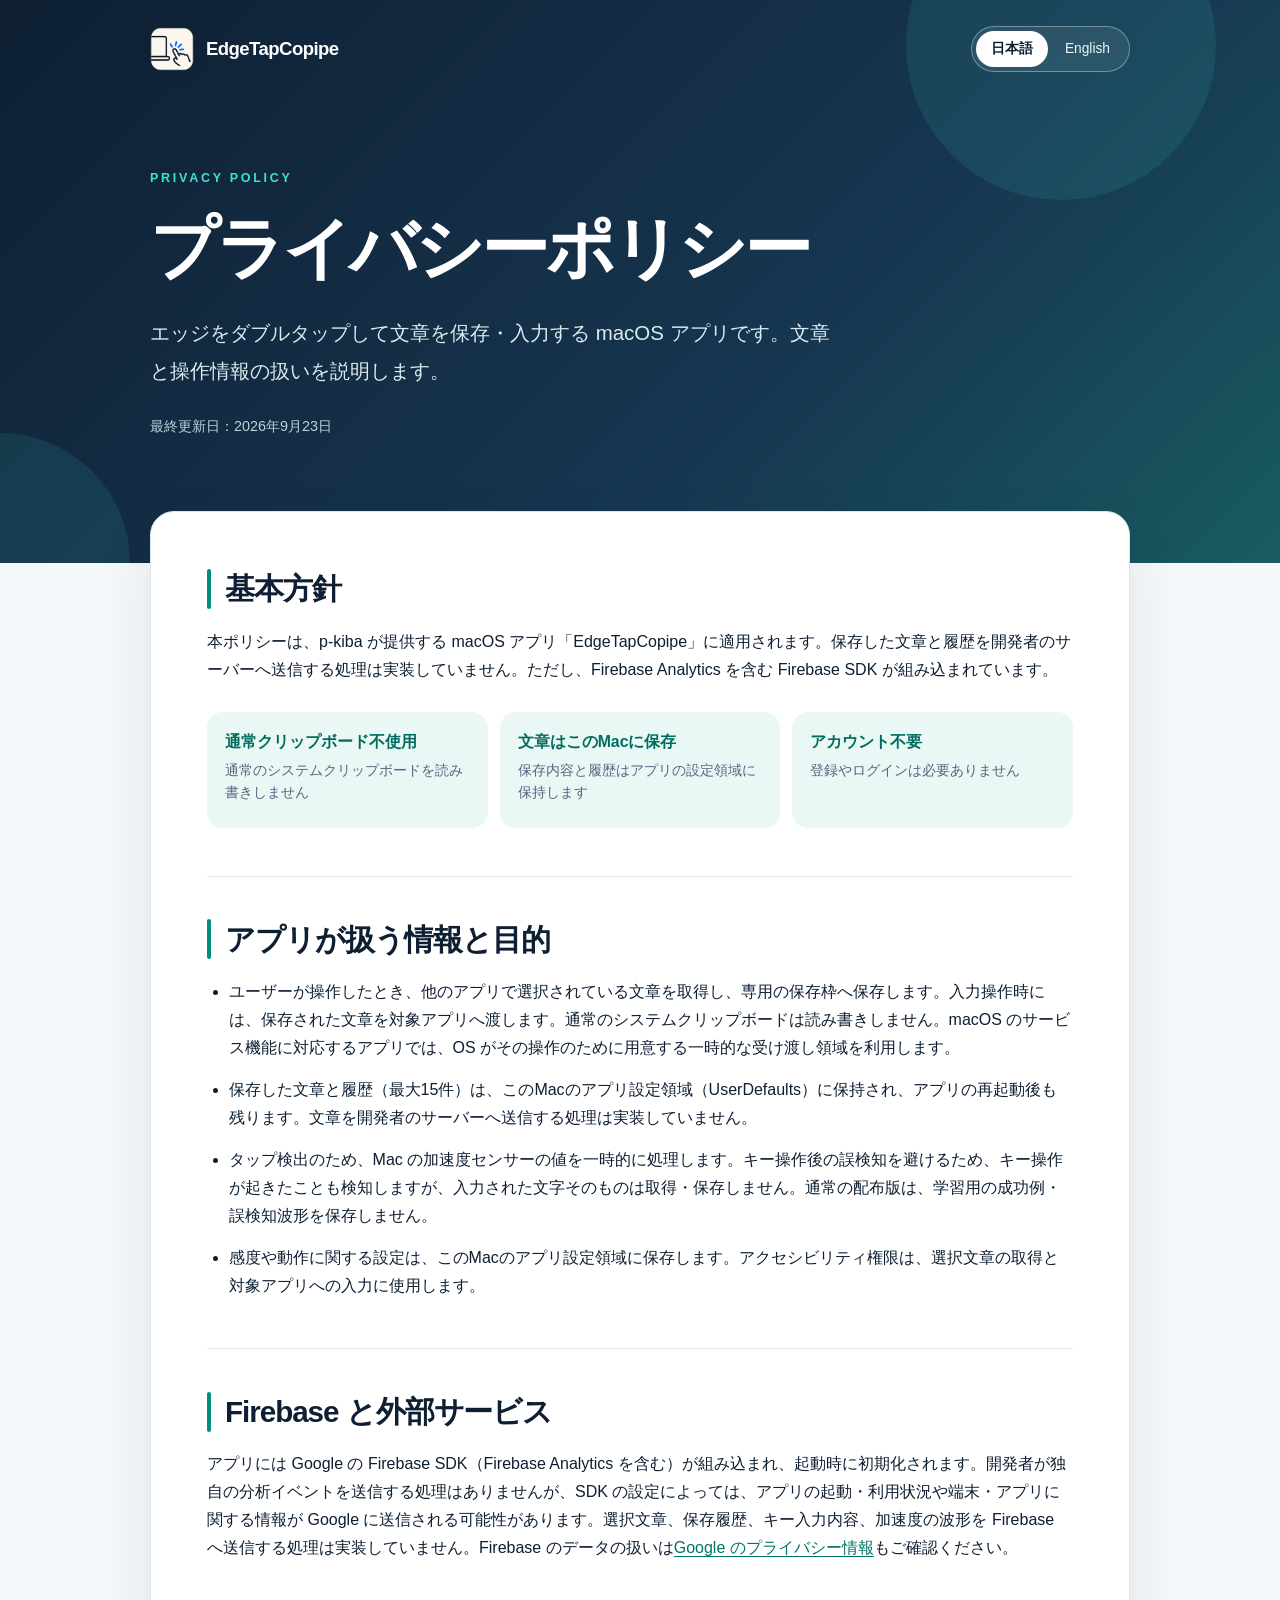
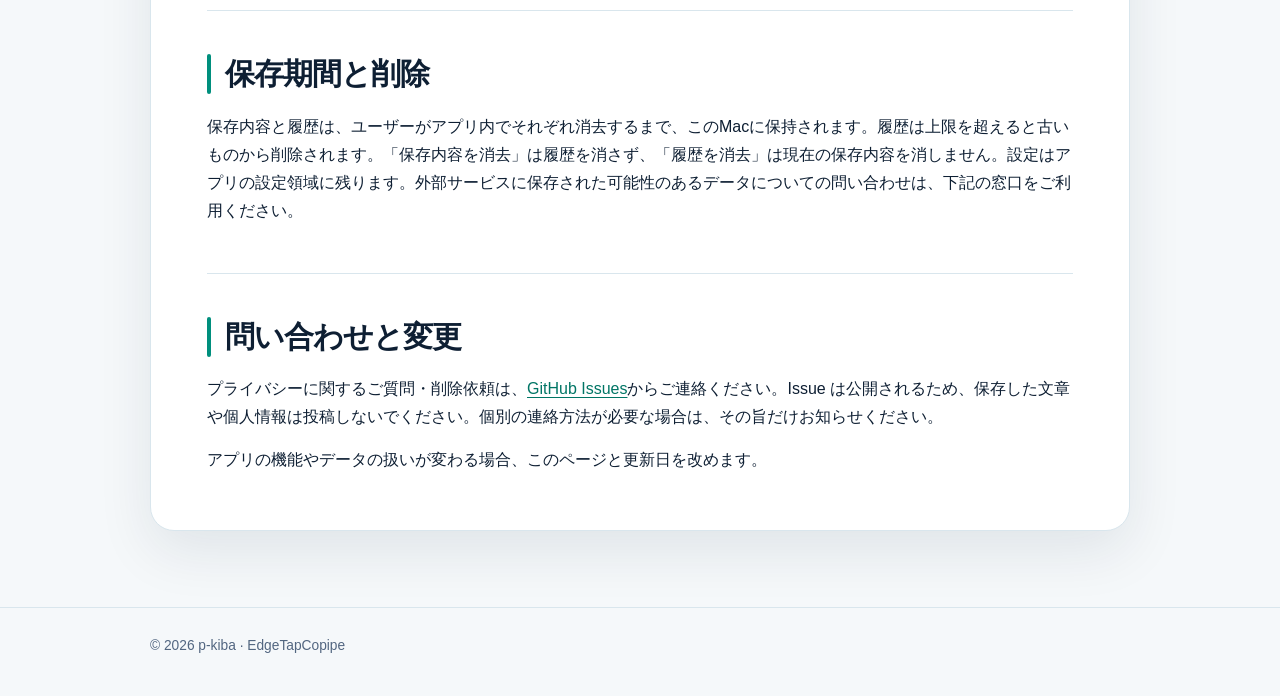
<file: index.html>
<!doctype html>
<html lang="ja">
<head>
  <meta charset="utf-8">
  <meta name="viewport" content="width=device-width, initial-scale=1">
  <meta name="description" content="EdgeTapCopipe が扱う文章、タップ検出情報、Firebase に関するプライバシーポリシー。">
  <title>プライバシーポリシー | EdgeTapCopipe</title>
  <link rel="icon" href="./assets/app-icon.png">
  <link rel="stylesheet" href="./style.css">
</head>
<body>
  <header class="hero">
    <div class="shell">
      <div class="topbar">
        <div class="brand"><img src="./assets/app-icon.png" alt="" width="44" height="44"><span>EdgeTapCopipe</span></div>
        <nav class="language" aria-label="言語"><a href="./" lang="ja" aria-current="page">日本語</a><a href="./en.html" lang="en">English</a></nav>
      </div>
      <div class="hero-copy">
        <p class="eyebrow">PRIVACY POLICY</p>
        <h1>プライバシーポリシー</h1>
        <p class="lead">エッジをダブルタップして文章を保存・入力する macOS アプリです。文章と操作情報の扱いを説明します。</p>
        <p class="hero-date">最終更新日：2026年9月23日</p>
      </div>
    </div>
  </header>
  <main class="shell">
    <article class="policy">
      <h2>基本方針</h2>

      <p>本ポリシーは、p-kiba が提供する macOS アプリ「EdgeTapCopipe」に適用されます。保存した文章と履歴を開発者のサーバーへ送信する処理は実装していません。ただし、Firebase Analytics を含む Firebase SDK が組み込まれています。</p>
      <div class="facts" aria-label="プライバシー方針の要点">
        <div class="fact"><strong>通常クリップボード不使用</strong><span>通常のシステムクリップボードを読み書きしません</span></div>
        <div class="fact"><strong>文章はこのMacに保存</strong><span>保存内容と履歴はアプリの設定領域に保持します</span></div>
        <div class="fact"><strong>アカウント不要</strong><span>登録やログインは必要ありません</span></div>
      </div>
      <h2>アプリが扱う情報と目的</h2>
      <ul>
        <li>ユーザーが操作したとき、他のアプリで選択されている文章を取得し、専用の保存枠へ保存します。入力操作時には、保存された文章を対象アプリへ渡します。通常のシステムクリップボードは読み書きしません。macOS のサービス機能に対応するアプリでは、OS がその操作のために用意する一時的な受け渡し領域を利用します。</li>
        <li>保存した文章と履歴（最大15件）は、このMacのアプリ設定領域（UserDefaults）に保持され、アプリの再起動後も残ります。文章を開発者のサーバーへ送信する処理は実装していません。</li>
        <li>タップ検出のため、Mac の加速度センサーの値を一時的に処理します。キー操作後の誤検知を避けるため、キー操作が起きたことも検知しますが、入力された文字そのものは取得・保存しません。通常の配布版は、学習用の成功例・誤検知波形を保存しません。</li>
        <li>感度や動作に関する設定は、このMacのアプリ設定領域に保存します。アクセシビリティ権限は、選択文章の取得と対象アプリへの入力に使用します。</li>
      </ul>
      <h2>Firebase と外部サービス</h2>
      <p>アプリには Google の Firebase SDK（Firebase Analytics を含む）が組み込まれ、起動時に初期化されます。開発者が独自の分析イベントを送信する処理はありませんが、SDK の設定によっては、アプリの起動・利用状況や端末・アプリに関する情報が Google に送信される可能性があります。選択文章、保存履歴、キー入力内容、加速度の波形を Firebase へ送信する処理は実装していません。Firebase のデータの扱いは<a href="https://firebase.google.com/support/privacy">Google のプライバシー情報</a>もご確認ください。</p>
      <h2>保存期間と削除</h2>
      <p>保存内容と履歴は、ユーザーがアプリ内でそれぞれ消去するまで、このMacに保持されます。履歴は上限を超えると古いものから削除されます。「保存内容を消去」は履歴を消さず、「履歴を消去」は現在の保存内容を消しません。設定はアプリの設定領域に残ります。外部サービスに保存された可能性のあるデータについての問い合わせは、下記の窓口をご利用ください。</p>
      <h2>問い合わせと変更</h2>
      <p>プライバシーに関するご質問・削除依頼は、<a href="https://github.com/p-kiba/EdgeTapCopipe-Privacy-Policy-/issues/new">GitHub Issues</a>からご連絡ください。Issue は公開されるため、保存した文章や個人情報は投稿しないでください。個別の連絡方法が必要な場合は、その旨だけお知らせください。</p>
      <p>アプリの機能やデータの扱いが変わる場合、このページと更新日を改めます。</p>
    </article>
  </main>
  <footer><div class="shell">© 2026 p-kiba · EdgeTapCopipe</div></footer>
</body>
</html>
</file>
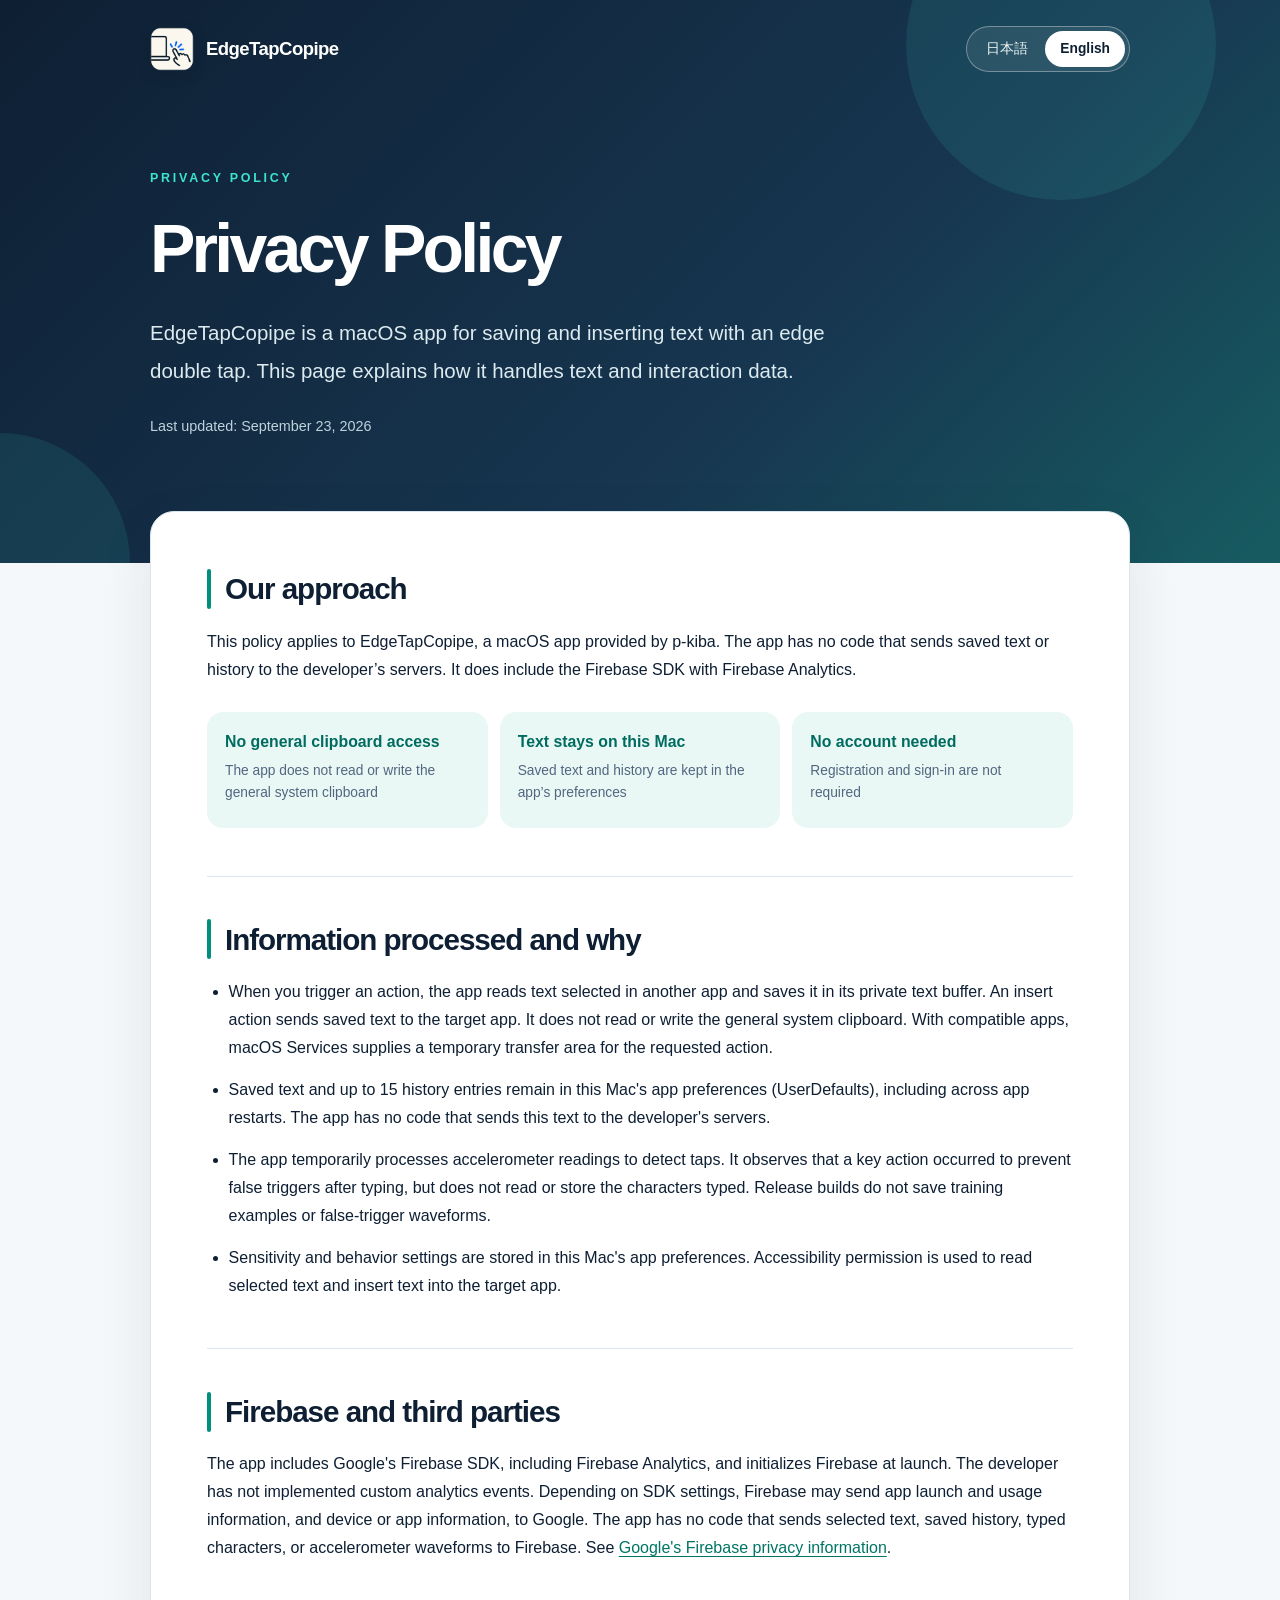
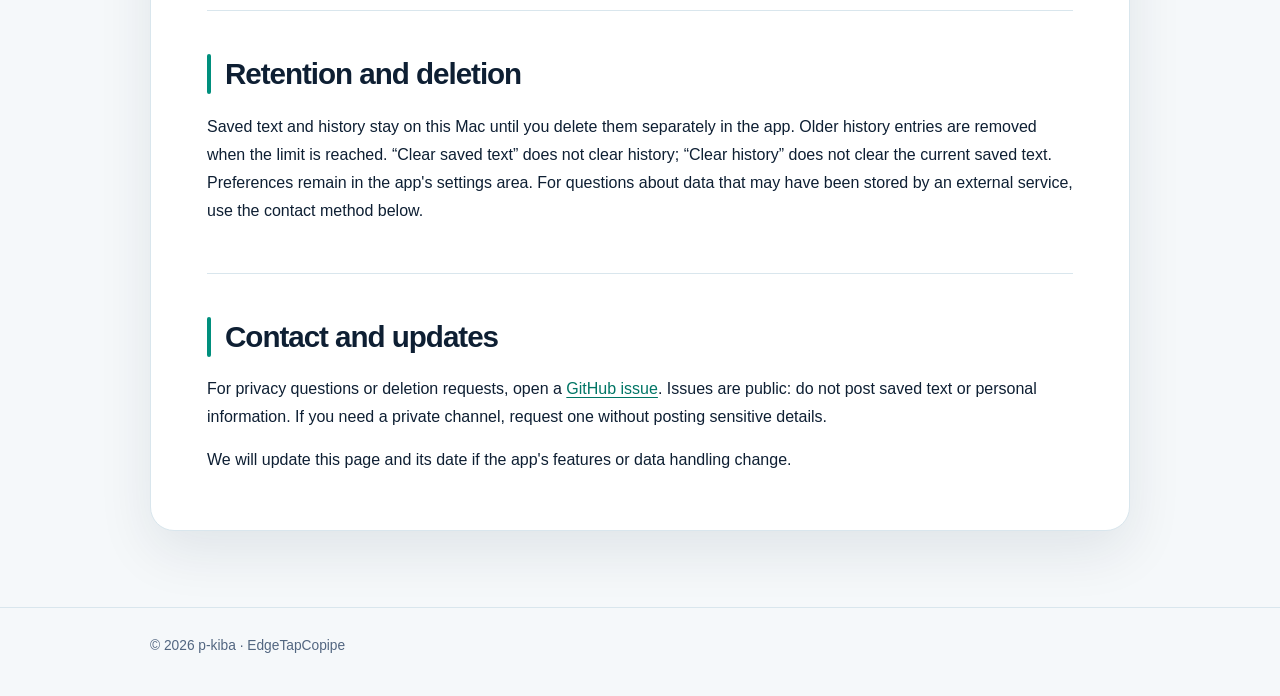
<file: en.html>
<!doctype html>
<html lang="en">
<head>
  <meta charset="utf-8">
  <meta name="viewport" content="width=device-width, initial-scale=1">
  <meta name="description" content="How EdgeTapCopipe handles selected text, tap-detection data, and Firebase information.">
  <title>Privacy Policy | EdgeTapCopipe</title>
  <link rel="icon" href="./assets/app-icon.png">
  <link rel="stylesheet" href="./style.css">
</head>
<body>
  <header class="hero">
    <div class="shell">
      <div class="topbar">
        <div class="brand"><img src="./assets/app-icon.png" alt="" width="44" height="44"><span>EdgeTapCopipe</span></div>
        <nav class="language" aria-label="Language"><a href="./" lang="ja">日本語</a><a href="./en.html" lang="en" aria-current="page">English</a></nav>
      </div>
      <div class="hero-copy">
        <p class="eyebrow">PRIVACY POLICY</p>
        <h1>Privacy Policy</h1>
        <p class="lead">EdgeTapCopipe is a macOS app for saving and inserting text with an edge double tap. This page explains how it handles text and interaction data.</p>
        <p class="hero-date">Last updated: September 23, 2026</p>
      </div>
    </div>
  </header>
  <main class="shell">
    <article class="policy">
      <h2>Our approach</h2>

      <p>This policy applies to EdgeTapCopipe, a macOS app provided by p-kiba. The app has no code that sends saved text or history to the developer’s servers. It does include the Firebase SDK with Firebase Analytics.</p>
      <div class="facts" aria-label="Privacy at a glance">
        <div class="fact"><strong>No general clipboard access</strong><span>The app does not read or write the general system clipboard</span></div>
        <div class="fact"><strong>Text stays on this Mac</strong><span>Saved text and history are kept in the app’s preferences</span></div>
        <div class="fact"><strong>No account needed</strong><span>Registration and sign-in are not required</span></div>
      </div>
      <h2>Information processed and why</h2>
      <ul>
        <li>When you trigger an action, the app reads text selected in another app and saves it in its private text buffer. An insert action sends saved text to the target app. It does not read or write the general system clipboard. With compatible apps, macOS Services supplies a temporary transfer area for the requested action.</li>
        <li>Saved text and up to 15 history entries remain in this Mac's app preferences (UserDefaults), including across app restarts. The app has no code that sends this text to the developer's servers.</li>
        <li>The app temporarily processes accelerometer readings to detect taps. It observes that a key action occurred to prevent false triggers after typing, but does not read or store the characters typed. Release builds do not save training examples or false-trigger waveforms.</li>
        <li>Sensitivity and behavior settings are stored in this Mac's app preferences. Accessibility permission is used to read selected text and insert text into the target app.</li>
      </ul>
      <h2>Firebase and third parties</h2>
      <p>The app includes Google's Firebase SDK, including Firebase Analytics, and initializes Firebase at launch. The developer has not implemented custom analytics events. Depending on SDK settings, Firebase may send app launch and usage information, and device or app information, to Google. The app has no code that sends selected text, saved history, typed characters, or accelerometer waveforms to Firebase. See <a href="https://firebase.google.com/support/privacy">Google's Firebase privacy information</a>.</p>
      <h2>Retention and deletion</h2>
      <p>Saved text and history stay on this Mac until you delete them separately in the app. Older history entries are removed when the limit is reached. “Clear saved text” does not clear history; “Clear history” does not clear the current saved text. Preferences remain in the app's settings area. For questions about data that may have been stored by an external service, use the contact method below.</p>
      <h2>Contact and updates</h2>
      <p>For privacy questions or deletion requests, open a <a href="https://github.com/p-kiba/EdgeTapCopipe-Privacy-Policy-/issues/new">GitHub issue</a>. Issues are public: do not post saved text or personal information. If you need a private channel, request one without posting sensitive details.</p>
      <p>We will update this page and its date if the app's features or data handling change.</p>
    </article>
  </main>
  <footer><div class="shell">© 2026 p-kiba · EdgeTapCopipe</div></footer>
</body>
</html>
</file>
<file: style.css>
:root {
  color-scheme: light;
  font-family: -apple-system, BlinkMacSystemFont, "Hiragino Kaku Gothic ProN", "Noto Sans", sans-serif;
  --ink: #0e1f33;
  --secondary: #526680;
  --teal: #008f7d;
  --mint: #3de3cf;
  --line: #d9e6ed;
  color: var(--ink);
  background: #f5f8fa;
  line-height: 1.75;
}
* { box-sizing: border-box; }
html { scroll-behavior: smooth; }
body { margin: 0; }
a { color: #007565; text-underline-offset: .18em; }
a:hover { color: #005b51; }
a:focus-visible { outline: 3px solid var(--mint); outline-offset: 4px; border-radius: 3px; }
.shell { width: min(100% - 48px, 980px); margin-inline: auto; }
.hero {
  position: relative;
  overflow: hidden;
  min-height: 510px;
  padding: 26px 0 124px;
  color: white;
  background: linear-gradient(135deg, var(--ink) 0%, #173650 62%, #175c61 100%);
}
.hero::before, .hero::after {
  content: "";
  position: absolute;
  border-radius: 50%;
  pointer-events: none;
  background: rgba(61, 227, 207, .10);
}
.hero::before { width: 310px; height: 310px; right: 5%; top: -110px; }
.hero::after { width: 260px; height: 260px; left: -130px; bottom: -130px; }
.hero .shell { position: relative; z-index: 1; }
.topbar { display: flex; align-items: center; justify-content: space-between; gap: 20px; }
.brand { display: flex; align-items: center; gap: 12px; font-size: 1.16rem; font-weight: 750; letter-spacing: -.03em; }
.brand img { width: 44px; height: 44px; border-radius: 11px; box-shadow: 0 4px 15px rgba(0,0,0,.1); }
.language { display: flex; gap: 2px; border: 1px solid rgba(255,255,255,.35); border-radius: 999px; padding: 4px; background: rgba(255,255,255,.08); }
.language a { color: #ecf6f5; text-decoration: none; padding: 6px 15px; border-radius: 999px; font-size: .86rem; }
.language a[aria-current="page"] { color: var(--ink); background: white; font-weight: 700; }
.hero-copy { max-width: 740px; padding-top: 96px; }
.eyebrow { margin: 0 0 18px; font-size: .78rem; letter-spacing: .22em; font-weight: 750; color: var(--mint); }
h1 { margin: 0 0 26px; font-size: clamp(2.45rem, 6vw, 4.25rem); line-height: 1.18; letter-spacing: -.055em; }
.lead { max-width: 680px; margin: 0; font-size: clamp(1.04rem, 2vw, 1.28rem); line-height: 1.85; color: #dcebf0; }
.hero-date { margin: 24px 0 0; color: #bed2dc; font-size: .9rem; }
main.shell { position: relative; z-index: 2; margin-top: -52px; padding-bottom: 76px; }
.policy { padding: clamp(28px, 5vw, 56px); border: 1px solid var(--line); border-radius: 24px; background: white; box-shadow: 0 20px 56px rgba(14, 31, 51, .09); }
h2 { display: flex; align-items: center; gap: 14px; margin: 0 0 18px; font-size: clamp(1.45rem, 2.5vw, 1.85rem); line-height: 1.4; letter-spacing: -.035em; }
h2::before { content: ""; width: 4px; height: 1.35em; flex: none; border-radius: 3px; background: var(--teal); }
h2:not(:first-child) { margin-top: 48px; padding-top: 42px; border-top: 1px solid var(--line); }
p { margin: 0 0 15px; }
p:last-child { margin-bottom: 0; }
ul { padding-left: 1.35em; margin: 0; }
li + li { margin-top: 14px; }
.facts { display: grid; grid-template-columns: repeat(3, 1fr); gap: 12px; margin: 28px 0 0; }
.fact { min-height: 116px; padding: 18px; border-radius: 16px; background: #eaf8f5; }
.fact strong, .fact span { display: block; }
.fact strong { color: #006c60; font-size: .99rem; line-height: 1.5; }
.fact span { margin-top: 7px; font-size: .86rem; line-height: 1.55; color: var(--secondary); }
.date { color: var(--secondary); font-size: .9rem; }
footer { border-top: 1px solid var(--line); padding: 26px 0 38px; color: var(--secondary); font-size: .86rem; }
@media (max-width: 650px) {
  .shell { width: min(100% - 32px, 980px); }
  .hero { min-height: 0; padding-bottom: 108px; }
  .hero-copy { padding-top: 74px; }
  h1 { font-size: clamp(2rem, 8vw, 2.55rem); }
  .brand { font-size: 1rem; }
  .brand img { width: 38px; height: 38px; }
  .language a { padding: 5px 10px; font-size: .78rem; }
  .facts { grid-template-columns: 1fr; }
  .fact { min-height: 0; }
  h2:not(:first-child) { margin-top: 36px; padding-top: 34px; }
}
</file>
